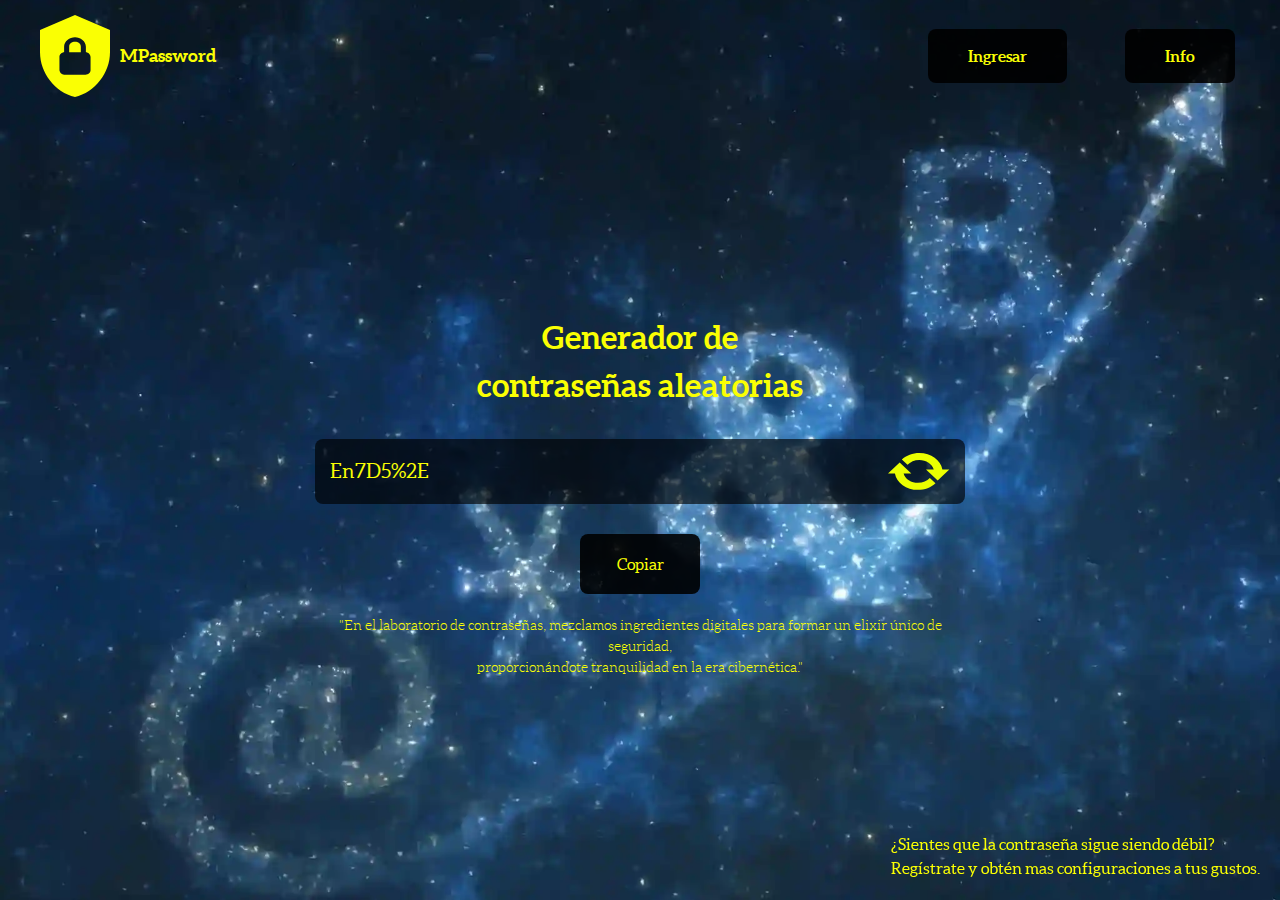
<file: index.html>
<!DOCTYPE html>
<html lang="es">
  <head>
    <meta charset="utf-8" />
    <meta name="viewport" content="width=device-width, initial-scale=1" />
    <!-- SEO = Básico -->
    <!-- Cada página del sitio tiene que ser diferente el título y la descripción -->
    <title>MPassword</title>
    <meta name="description" content="" />
    <meta name="keywords" content="" />

    <!-- Etiquetas Open Graph y Twitter Card, para crear el SEO de Redes Sociales -->
    <meta property="og:title" content="Título de tu página" />
    <meta property="og:description" content="Descripción de tu página" />
    <meta
      property="og:image"
      content="URL de la imagen que quieres mostrar en las redes sociales"
    />
    <meta property="og:url" content="URL de tu página" />
    <meta property="og:type" content="website" />
    <meta name="twitter:card" content="summary_large_image" />
    <meta name="twitter:title" content="Título de tu página" />
    <meta name="twitter:description" content="Descripción de tu página" />
    <meta
      name="twitter:image"
      content="URL de la imagen que quieres mostrar en Twitter"
    />

    <!-- App Web, inidicar al navegador que elementos mostrar en un JSON -->
    <link rel="manifest" href="site.webmanifest" />
    <!-- icono de acceso para IOS -->
    <link rel="apple-touch-icon" href="icon.png" />
    <!-- Recordar que favicon.ico tiene que estar en el directorio inicial -->

    <!-- links de estilos -->
    <link rel="stylesheet" href="./css/style.css" />
    
    <!-- Se cambia el tema de algunos navegadores -->
    <meta name="theme-color" content="#fafafa" />
    <!-- Código de las plataformas de Análisis -->
    <script></script>
    <!-- Scripts a cargar antes de la renderización -->
    <script src="https://code.jquery.com/jquery-3.6.0.min.js"></script>
    <script src="./js/script.js"></script>
  </head>
  <body>
    <div id="container">
      <!-- *** ESTRUCTURA SEMÁNTICA *** -->
      
      <header>
        <nav>
          <!-- Logo -->
          <a href="index.html" class="header__logo">
            <img class="header__img-logo" src="./svg/logotipo.svg" alt="logo">
            <h2>MPassword</h2>
          </a>
          <!-- Botones -->
          <a href="login.html" class="header__boton-ingresar">Ingresar</a>
          <a href="info.html" class="header__boton-info">Info</a>
          </nav>
      </header>
      
      <!-- Main  -->
      <main>
        <!-- section y article (posibilidades dentro de main) -->
            <section class="generador_contraseñaBasico">
              
              <h1 class="tituloPagina">Generador de <br>contraseñas aleatorias</h1>
              
              <div id="passwordDisplayBasico">
                <!-- Estado por defecto de la contraseña -->
                <span id="passwordText">En7D5%2E</span>
                <!-- Icono de actualizar contraseña -->
                <img id="refrescarBasico" class="refrescar" src="./svg/actualizar.svg"   alt="Actualizar contraseña"/>   
              </div>
              <button class="btn_copiar"  >Copiar</button>
              
              <p class="textBasico">"En el laboratorio de contraseñas, mezclamos ingredientes digitales para formar un elixir único de seguridad,<br>
              proporcionándote tranquilidad en la era cibernética."</p>
            </section>

      </main>
      
              
      <!-- Footer (final de la página, zona inferior) -->
      <footer>
          <p class="text_footer">¿Sientes que la contraseña sigue siendo débil?<br>
            Regístrate y obtén  mas configuraciones a tus gustos.</p>
      </footer>
    </div>

  </body>
</html>
</file>
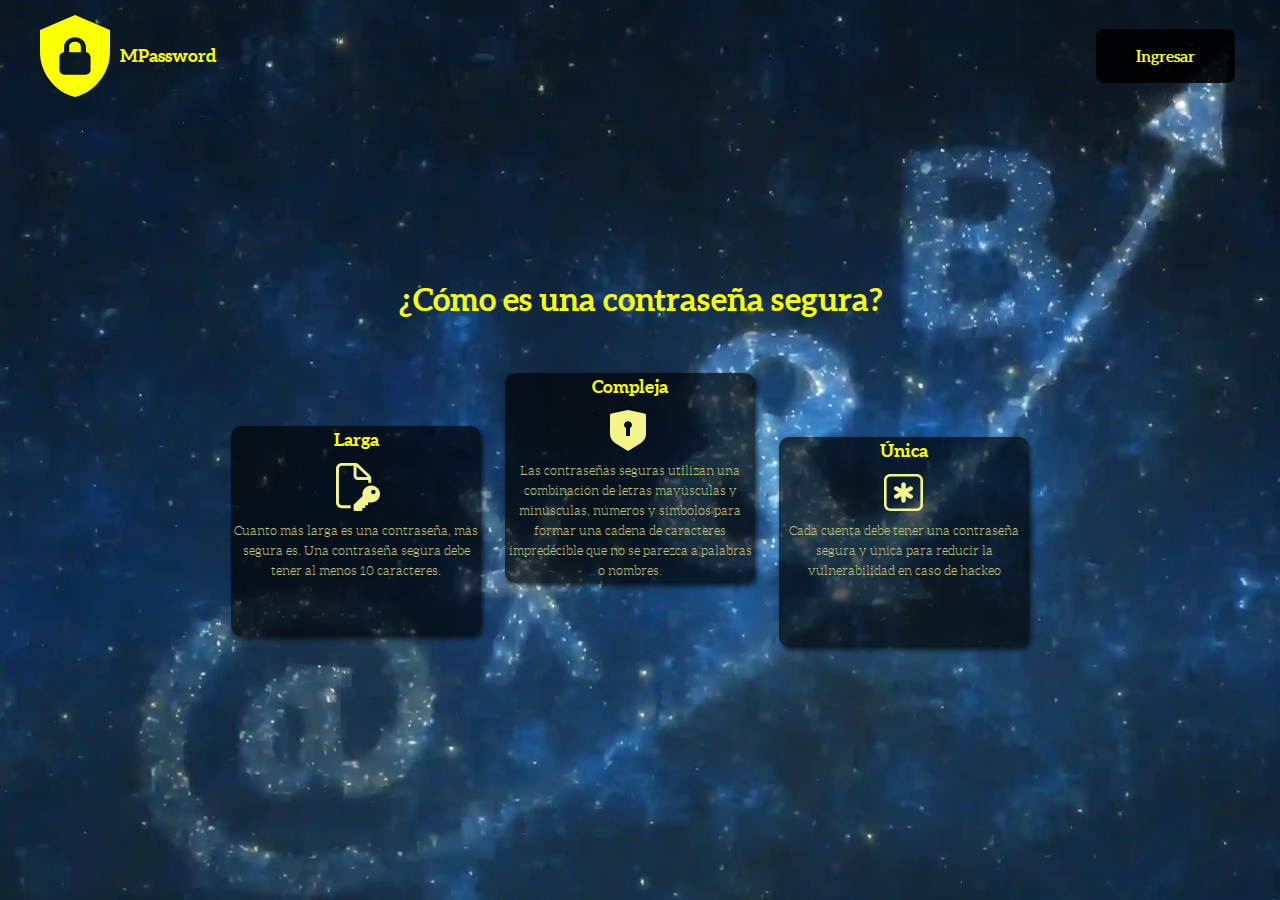
<file: info.html>
<!DOCTYPE html>
<html lang="es">
  <head>
    <meta charset="utf-8" />
    <meta name="viewport" content="width=device-width, initial-scale=1" />
    <!-- SEO = Básico -->
    <!-- Cada página del sitio tiene que ser diferente el título y la descripción -->
    <title>MPassword</title>
    <meta name="description" content="" />
    <meta name="keywords" content="" />

    <!-- Etiquetas Open Graph y Twitter Card, para crear el SEO de Redes Sociales -->
    <meta property="og:title" content="Título de tu página" />
    <meta property="og:description" content="Descripción de tu página" />
    <meta
      property="og:image"
      content="URL de la imagen que quieres mostrar en las redes sociales"
    />
    <meta property="og:url" content="URL de tu página" />
    <meta property="og:type" content="website" />
    <meta name="twitter:card" content="summary_large_image" />
    <meta name="twitter:title" content="Título de tu página" />
    <meta name="twitter:description" content="Descripción de tu página" />
    <meta
      name="twitter:image"
      content="URL de la imagen que quieres mostrar en Twitter"
    />

    <!-- App Web, inidicar al navegador que elementos mostrar en un JSON -->
    <link rel="manifest" href="site.webmanifest" />
    <!-- icono de acceso para IOS -->
    <link rel="apple-touch-icon" href="icon.png" />
    <!-- Recordar que favicon.ico tiene que estar en el directorio inicial -->

    <!-- links de estilos -->
    <link rel="stylesheet" href="./css/style.css" />
    
    <!-- Se cambia el tema de algunos navegadores -->
    <meta name="theme-color" content="#fafafa" />
    <!-- Código de las plataformas de Análisis -->
    <script></script>
    <!-- Scripts a cargar antes de la renderización -->
    <script src="./js/script.js"></script>
  </head>
  <body>
    <div id="container">
      <!-- *** ESTRUCTURA SEMÁNTICA *** -->
      
      <header>
        <nav>
          <!-- Logo -->
          <a href="index.html" class="header__logo">
            <img class="header__img-logo" src="./svg/logotipo.svg" alt="logo">
            <h2>MPassword</h2>
          </a>
          <!-- Botones -->
          <a href="login.html" class="header__boton-ingresar">Ingresar</a>
          
          </nav>
      </header>
      
      <!-- Main  -->
      <main>
        <!-- section y article (posibilidades dentro de main) -->
            <section class="infoContraseña">
              <h1 class="tituloPagina">¿Cómo es una contraseña segura?</h1>
                <div class="info1">
                  <h4>Larga</h4>
                  <img class="icoLarga" src="./svg/icoLarga.svg" alt="">
                  <p class="infoP">Cuanto más larga es una contraseña, más segura es. Una contraseña segura debe tener al menos 10 caracteres.</p>
                </div>
                <div class="info2">
                  <h4>Compleja</h4>
                  <img class="icoCompleja" src="./svg/icoCompleja.svg" alt="">
                  <p class="infoP">Las contraseñas seguras utilizan una combinación de letras mayúsculas y minúsculas, números y símbolos para formar una cadena de caracteres impredecible que no se parezca a palabras o nombres.</p>
                </div>
                <div class="info3">
                  <h4>Única</h4>
                  <img class="icoSegura" src="./svg/icoSegura.svg" alt="">
                  <p class="infoP">Cada cuenta debe tener una contraseña segura y única para reducir la vulnerabilidad en caso de hackeo</p>
                </div>
            </section>

      </main>
      
              
      <!-- Footer (final de la página, zona inferior) -->
      <footer>
          
      </footer>
    </div>

  </body>
</html>
</file>
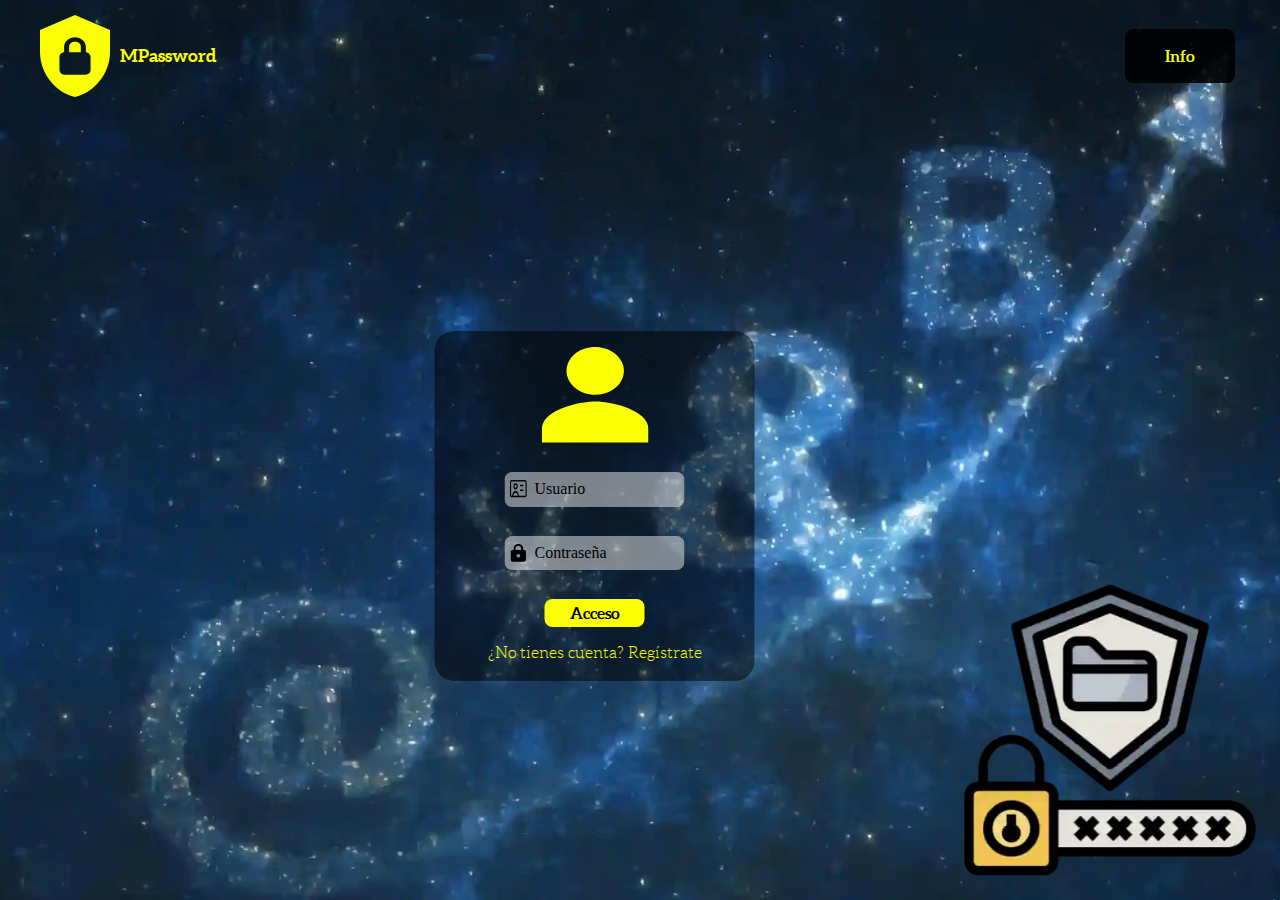
<file: login.html>
<!DOCTYPE html>
<html lang="es">
  <head>
    <meta charset="utf-8" />
    <meta name="viewport" content="width=device-width, initial-scale=1" />
    <!-- SEO = Básico -->
    <!-- Cada página del sitio tiene que ser diferente el título y la descripción -->
    <title>MPassword</title>
    <meta name="description" content="" />
    <meta name="keywords" content="" />

    <!-- Etiquetas Open Graph y Twitter Card, para crear el SEO de Redes Sociales -->
    <meta property="og:title" content="Título de tu página" />
    <meta property="og:description" content="Descripción de tu página" />
    <meta
      property="og:image"
      content="URL de la imagen que quieres mostrar en las redes sociales"
    />
    <meta property="og:url" content="URL de tu página" />
    <meta property="og:type" content="website" />
    <meta name="twitter:card" content="summary_large_image" />
    <meta name="twitter:title" content="Título de tu página" />
    <meta name="twitter:description" content="Descripción de tu página" />
    <meta
      name="twitter:image"
      content="URL de la imagen que quieres mostrar en Twitter"
    />

    <!-- App Web, inidicar al navegador que elementos mostrar en un JSON -->
    <link rel="manifest" href="site.webmanifest" />
    <!-- icono de acceso para IOS -->
    <link rel="apple-touch-icon" href="icon.png" />
    <!-- Recordar que favicon.ico tiene que estar en el directorio inicial -->

    <!-- links de estilos -->
    <link rel="stylesheet" href="./css/style.css" />
    
    <!-- Se cambia el tema de algunos navegadores -->
    <meta name="theme-color" content="#fafafa" />
    <!-- Código de las plataformas de Análisis -->
    <script></script>
    <!-- Scripts a cargar antes de la renderización -->
    <script src="./js/script.js"></script>
  </head>
  <body>
    <div id="container">
      <!-- *** ESTRUCTURA SEMÁNTICA *** -->
      
      <header>
        <nav>
          <!-- Logo -->
          <a href="index.html" class="header__logo">
            <img class="header__img-logo" src="./svg/logotipo.svg" alt="logo">
            <h2>MPassword</h2>
          </a>
          <!-- Botones -->
          <a href="info.html" class="header__boton-ingresar">Info</a>
          
          </nav>
      </header>
      
      <!-- Main  -->
      <main>

        <!-- section y article (posibilidades dentro de main) -->
            <section class="login_usuario">   
            <!-- El logueado pasara por una validación en JavaScript para luego pasar a enviar los datos a procesa.php -->
              <form action="./php/procesa.php" class="loginF"  method="post"  onsubmit="return validarLogin()" novalidate>
                <img class="logo_UsuarioLogin" src="./svg/logoUsuarioLogin.svg" alt="logo">
                <input type="text" id="nomUser" name="nomUser" placeholder="Usuario">
                <input type="password" id="pass" name="pass" placeholder="Contraseña">
                <input type="hidden" name="accion" value="login">
                <input type="submit" value="Acceso">
                <a href="registro.html" class="text_Login"> 
                  ¿No tienes cuenta? Regístrate
                </a>
              </form>
            </section>

      </main>
      <!-- Footer (final de la página, zona inferior) -->
      <footer>
        <img class="img_login" src="./img/desktop/imgLoginRegistro.webp" alt="logo">
      </footer>
    </div>

  </body>
</html>
</file>
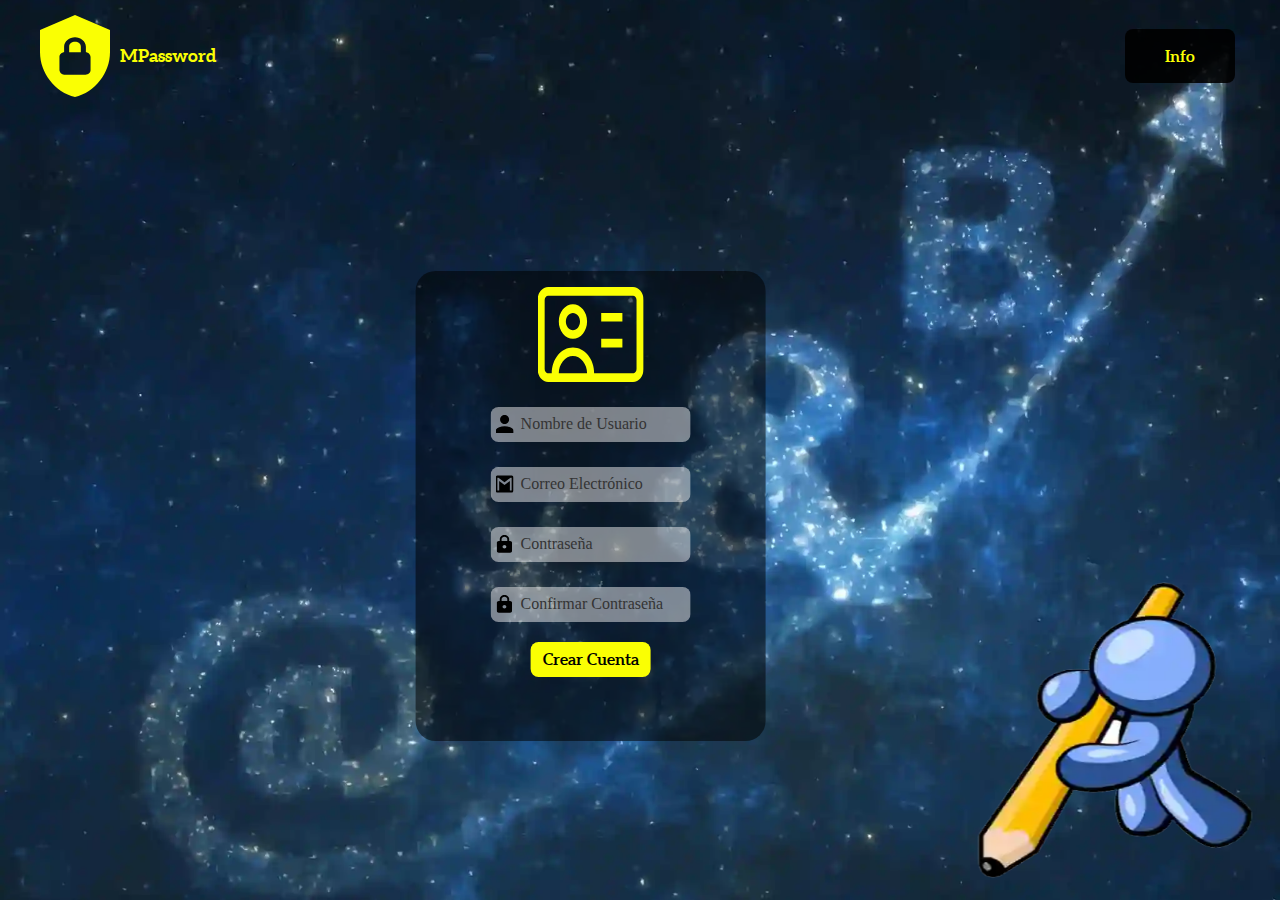
<file: registro.html>
<!DOCTYPE html>
<html lang="es">
  <head>
    <meta charset="utf-8" />
    <meta name="viewport" content="width=device-width, initial-scale=1" />
    <!-- SEO = Básico -->
    <!-- Cada página del sitio tiene que ser diferente el título y la descripción -->
    <title>MPassword</title>
    <meta name="description" content="" />
    <meta name="keywords" content="" />

    <!-- Etiquetas Open Graph y Twitter Card, para crear el SEO de Redes Sociales -->
    <meta property="og:title" content="Título de tu página" />
    <meta property="og:description" content="Descripción de tu página" />
    <meta
      property="og:image"
      content="URL de la imagen que quieres mostrar en las redes sociales"
    />
    <meta property="og:url" content="URL de tu página" />
    <meta property="og:type" content="website" />
    <meta name="twitter:card" content="summary_large_image" />
    <meta name="twitter:title" content="Título de tu página" />
    <meta name="twitter:description" content="Descripción de tu página" />
    <meta
      name="twitter:image"
      content="URL de la imagen que quieres mostrar en Twitter"
    />
     
    <!-- App Web, inidicar al navegador que elementos mostrar en un JSON -->
    <link rel="manifest" href="site.webmanifest" />
    <!-- icono de acceso para IOS -->
    <link rel="apple-touch-icon" href="icon.png" />
    <!-- Recordar que favicon.ico tiene que estar en el directorio inicial -->

    <!-- links de estilos -->
    <link rel="stylesheet" href="./css/style.css" />
    
    <!-- Se cambia el tema de algunos navegadores -->
    <meta name="theme-color" content="#fafafa" />
    <!-- Código de las plataformas de Análisis -->
    <script></script>
    <!-- Scripts a cargar antes de la renderización -->
    <script src="./js/script.js"></script>
  </head>
  <body>
    <div id="container">
      <!-- *** ESTRUCTURA SEMÁNTICA *** -->
      
      <header>
        <nav>
          <!-- Logo -->
          <a href="index.html" class="header__logo">
            <img class="header__img-logo" src="./svg/logotipo.svg" alt="logo">
            <h2>MPassword</h2>
          </a>
          <!-- Botones -->
          <a href="info.html" class="header__boton-ingresar">Info</a>
          
          </nav>
      </header>
      
      <!-- Main  -->
      <main>
        <!-- section y article (posibilidades dentro de main) -->
        
            <section class="registro_usuario">
              <!-- El registro pasara por una validación en JavaScript para luego pasar a enviar los datos a procesa.php -->
              <form action="./php/procesa.php" class="registro_usuarioF" method="post"  onsubmit="return validarRegistro()" novalidate>
                <img class="logo_UsuarioRegistro" src="./svg/icoUsuarioRP.svg" alt="logo">
                
                <input type="text" id="nomUserRegis" name="nomUserRegis" placeholder="Nombre de Usuario">
                <input type="email" id="emailRegis" name="emailRegis" placeholder="Correo Electrónico">
                <input type="password" id="passRegis1" name="passRegis1" placeholder="Contraseña">
                <input type="password" id="passRegis2" name="passRegis2" placeholder="Confirmar Contraseña">
                <input type="hidden" name="accion" value="registro">
                <input type="submit" id="Ccuenta"value="Crear Cuenta">

              </form>
            </section>

      </main>
 
              
      <!-- Footer (final de la página, zona inferior) -->
      <footer>
        <img class="img_registro" src="./img/desktop/imgRegistro.webp" alt="logo">
      </footer>
    </div>
    
  </body>
</html>
</file>
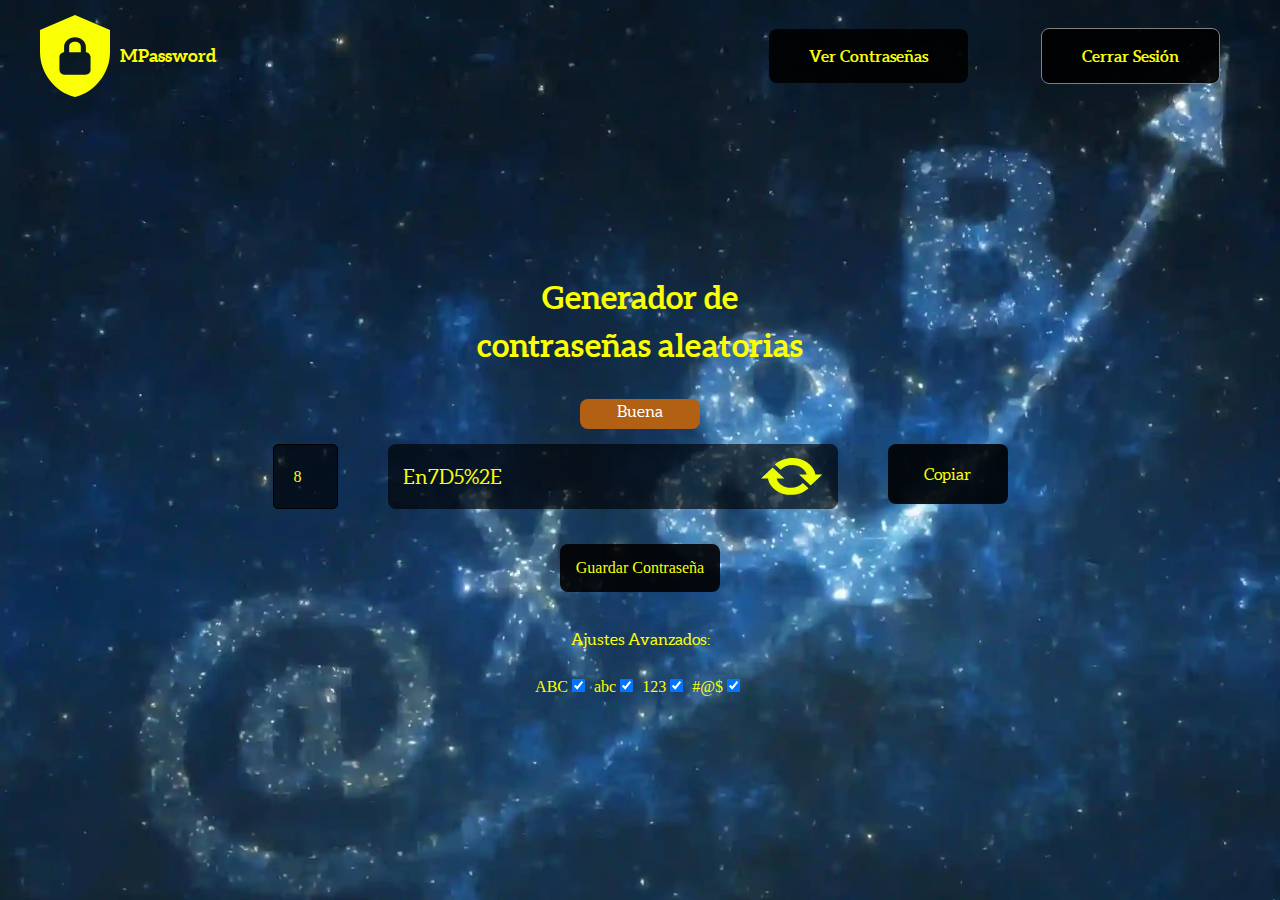
<file: user.html>
<!DOCTYPE html>
<html lang="es">
  <head>
    <meta charset="utf-8" />
    <meta name="viewport" content="width=device-width, initial-scale=1" />
    <!-- SEO = Básico -->
    <!-- Cada página del sitio tiene que ser diferente el título y la descripción -->
    <title>MPassword</title>
    <meta name="description" content="" />
    <meta name="keywords" content="" />

    <!-- Etiquetas Open Graph y Twitter Card, para crear el SEO de Redes Sociales -->
    <meta property="og:title" content="Título de tu página" />
    <meta property="og:description" content="Descripción de tu página" />
    <meta
      property="og:image"
      content="URL de la imagen que quieres mostrar en las redes sociales"
    />
    <meta property="og:url" content="URL de tu página" />
    <meta property="og:type" content="website" />
    <meta name="twitter:card" content="summary_large_image" />
    <meta name="twitter:title" content="Título de tu página" />
    <meta name="twitter:description" content="Descripción de tu página" />
    <meta
      name="twitter:image"
      content="URL de la imagen que quieres mostrar en Twitter"
    />

    <!-- App Web, inidicar al navegador que elementos mostrar en un JSON -->
    <link rel="manifest" href="site.webmanifest" />
    <!-- icono de acceso para IOS -->
    <link rel="apple-touch-icon" href="icon.png" />
    <!-- Recordar que favicon.ico tiene que estar en el directorio inicial -->

    <!-- links de estilos -->
    <link rel="stylesheet" href="./css/style.css" />
    
    <!-- Se cambia el tema de algunos navegadores -->
    <meta name="theme-color" content="#fafafa" />
    
    <!-- Scripts a cargar antes de la renderización -->
    <script src="https://code.jquery.com/jquery-3.6.0.min.js"></script>
    <script src="./js/script.js"></script>
    
  </head>
  <body>
    <div id="container">
      <!-- *** ESTRUCTURA SEMÁNTICA *** -->
      
      <header>
        <nav>
          <!-- Logo -->
          <a href="index.html" class="header__logo">
            <img class="header__img-logo" src="./svg/logotipo.svg" alt="logo">
            <h2>MPassword</h2>
          </a>
          <!-- Botones -->
          <!-- Link para el archivo de la tabla -->
          <a href="./php/mostrarContrasenas.php" class="header__boton-ingresar">Ver Contraseñas</a>
          
          <!-- Archivo para dirigirte a cerrar las sesiones. -->
          <form action="./php/cerrar_sesion.php" method="post">
            <button class="header__boton-info" type="submit" name="cerrarSesionBtn">Cerrar Sesión</button>
          </form>
          </nav>
      </header>
      
      <!-- Main  -->
      <main>
        <!-- section y article (posibilidades dentro de main) -->
            <section class="generador_contraseñaUsuario">
              
              <h1 class="tituloPagina">Generador de <br>contraseñas aleatorias</h1>
              <div class="estadoContraseña">Buena</div>
            
                <div class="longitud1">
                  <input type="number" id="longitud" name="longitud" min="8" max="20" value="8">

                  <div id="passwordDisplayUsuario">
                  <span id="passwordText">En7D5%2E</span>
                  <img id="refrescarAvanzado"class="refrescar" src="./svg/actualizar.svg"   alt="Actualizar contraseña"/>
                  </div> 

                  <button class="btn_copiar" >Copiar</button>
                </div>
                  
              <button class="btn_guardarC" type="button" onclick="guardarContraseña(event)">Guardar Contraseña</button>
              
            
              <form>
                <label for="quantity" class="advanced-settings">Ajustes Avanzados:</label><br>
                <label for="mayusculas"> ABC</label>
                <input type="checkbox" id="mayusculas" name="mayusculas" value="ABC" checked>
                <label for="minusculas"> abc</label>
                <input type="checkbox" id="minusculas" name="minusculas" value="abc" checked>
                <label for="numeros"> 123</label>
                <input type="checkbox" id="numeros" name="numers" value="123" checked>
                <label for="signos"> #@$</label>
                <input type="checkbox" id="signos" name="signos" value="#@$" checked><br><br>
              </form>
            </section>

      </main>
      

      <!-- Footer (final de la página, zona inferior) -->
      <footer>
      </footer>
    </div>

  </body>
</html>
</file>
<file: css/style.css>
/* *********************************** */
@import url(normalize.min.css);
@import url(reset.css);

/* *********************************** */
/* *** ESTILOS GENERALES *** */
/* *********************************** */

/* Tipografía */
@font-face {
  font-family: 'AleoBold';
  src: url('../font/aleo-bold-webfont.woff2') format('woff2'),
       url('../font/aleo-bold-webfont.woff') format('woff');
  font-weight: normal;
  font-style: normal;

}


@font-face {
  font-family: 'AleoLigth';
  src: url('../font/aleo-light-webfont.woff2') format('woff2'),
       url('../font/aleo-light-webfont.woff') format('woff');
  font-weight: normal;
  font-style: normal;

}


@font-face {
  font-family: 'AleoRegular';
  src: url('../font/aleo-regular-webfont.woff2') format('woff2'),
       url('../font/aleo-regular-webfont.woff') format('woff');
  font-weight: normal;
  font-style: normal;

}

/* ******************************** */

/* Colores */
:root {
  
  --colo-amarillo-suave: #c2c478;
  --colo-estado-bueno: #b26014;
  --color-blanco: #ffffff;
  --color-botones-info-ingresar: #000000e3;
  --color-cuadro-login-registro: #fffcfc78;
  --color-estado-muyseguro: #12c10f;
  --color-estado-seguro: #1b741f;
  --color-text-negro-: #000000;
  --color-texto-pagina: #faff03;
  --cuadro-contraseñas: #000000a6;
  --cuadro-loginy-registro: #00000085;
}
/* ******************************** */
body{
  
  background-image: url(../img/desktop/imagenFondo1.webp);
  background-position: center center;
  background-size: cover; 
  background-repeat: no-repeat;
  background-attachment: fixed;
  display: flex;
  align-items: center;
  justify-content: center;
  width: 100vw;
}

#container{
  display: flex;
  align-items: center;
  justify-content: space-between;
  flex-direction: column;
  max-width: 1250px;
  width: 100%;
  height: 100vh;
}
/* HEADER */
header{
  display: flex;
  justify-content: space-between; 
  align-items: center;
  width: 100%;
  & nav {
    
    width: 100%;
    font-family: "AleoBold";
    display: flex;
    align-items: center;
    gap: 20px;
    
    & h2 {
     
      color: var(--color-texto-pagina);
      margin-left: 10px;
      
    }
    & a {
      text-decoration: none;
      color:var(--color-blanco);
      font-family: "AleoBold";
      font-size: 12px;
      padding: 15px 25px;
      
  
    }

    /* Logo */
    & .header__logo {
      display: flex; 
      align-items: center; 
    
      & .header__img-logo{
        width: 70px;
        
        animation: girarLogo  3s ease-in-out infinite; 
        /* Aplica la animación llamada "girar" durante 2 segundos con efecto ease-in-out e infinitamente repetida */
      }
    }
    
    
    & .header__boton-ingresar,.header__boton-info{
      padding: 15px 40px;
      border-radius: 8px;
      background: var(--color-botones-info-ingresar);
      color: var(--color-texto-pagina);
      margin-left: auto;
      margin-right: 30px;
      font-size: 16px;
    }

    & .header__boton-info {
      margin-left: 8px; /* Espacio entre botones */
    }
  }
}

/* Animacion  del Logo*/
@keyframes girarLogo {
  0%, 100% {
      transform: rotateY(0deg); /* La rotación inicial y final es 0 grados (cara) */
  }
  50% {
      transform: rotateY(180deg); /* Gira 180 grados (sello) */
  }
}
/* Section Básico */

.tituloPagina {
  color: var(--color-texto-pagina);
  font-family: "AleoBold";
  display: flex;
  align-items: center;
  justify-content: center;  
  max-width: 100%; /* Establece el ancho máximo del contenedor */
  margin-left: auto;
  margin-right: auto;

}

/* Generador */
.generador_contraseñaBasico {
  text-align: center;
  margin: auto;
}

#passwordDisplayBasico{
  display: flex;
  justify-content: center;
  align-items: center;
  font-family: "AleoRegular";
  font-size: 20px;
  background: var(--cuadro-contraseñas);
  width: 650px;
  height: 65px;
  padding: 15px;
  margin: 30px;
  border-radius: 8px;
  color: var(--color-texto-pagina);
}

.refrescar {
  cursor: pointer;
  border: none;
  background: none;
  margin-left: auto;
  
}


.textBasico{
  font-size: 14px;
  padding: 3%;
  color: var(--color-texto-pagina);
  font-family: "AleoLigth";
}

.btn_copiar{
      height: 60px;
      cursor: pointer;
      border: none;
      width: 120px;
      border-radius: 8px;
      background: var(--color-botones-info-ingresar);
      color: var(--color-texto-pagina);
      font-family: 'AleoRegular';
      
}

/* Footer Index HTML*/
footer {
  display: flex;
  justify-content: space-between;
  align-items: flex-end;
}

.text_footer{
  position: fixed;
  bottom: 0;
  right: 0;
  font-family: 'AleoRegular';
  color: var(--color-texto-pagina);
  margin-top: 50px;
  padding: 20px;
}

/* ==================================================================================== */

/* LOGIN HTML  */
.login_usuario{
  display: flex;
  justify-content: center;
  align-items: center;
  
  transform: translateX(-13%); /* Mueve el texto ligeramente hacia la izquierda */
}

.loginF {
  display: inline-flex;
  flex-direction: column;
  align-items: center;
  gap: 14px;
  width: 320px;
  height: 350px;
  padding: 16px;
  border-radius: 10px;
  border-radius: 20px;
  background-color: var(--cuadro-loginy-registro);
    
}
/* Formulario */
#nomUser::placeholder,
#pass::placeholder {
  color: var(--color-text-negro-);
}

#nomUser{
      padding-left: 30px; /* Espacio para el icono a la izquierda */
      background-image: url('../svg/icoUsuarioL.svg'); 
      background-repeat: no-repeat;
      background-position: 5px 50%; 
      background-size: 18px 18px; 
}

#pass{
  padding-left: 30px; 
  background-image: url('../svg/icoUsuarioContra.svg'); 
  background-repeat: no-repeat;
  background-position: 5px 50%; 
  background-size: 18px 18px; 
}
form input[type="password"],form input[type="text"]{
	width: 180px;
  border: 0;
  height: 35px;
  border-radius: 8px;
  background-color: var(--color-cuadro-login-registro);
  margin-top: 15px;
}

form input[type="submit"]{
  width: 100px;
  border: 0;
  color: var(--color-text-negro-);
  font-family: "AleoBold";
  background-color: var(--color-texto-pagina);
  border-radius: 8px;
  height: 28px;
  margin-top: 15px;
}

.text_Login{
  font-family: "AleoLigth";
  color: var(--color-texto-pagina);
  text-decoration: none;
}
/* Footer Login HTML*/

.img_login {
  
  position: fixed;
  bottom: 0;
  right: 0;
  margin: 20px; 
  width: 300px; 
  height: 300px; 
  
}

/* ======================================================================================= */

/* Registro Usuario HTML */
.registro_usuario{
  display: flex;
  justify-content: center;
  align-items: center;
  transform: translateX(-13%); /* Mueve el texto ligeramente hacia la izquierda */
}

.registro_usuarioF{
  display: inline-flex;
  flex-direction: column;
  align-items: center;
  width: 350px;
  height: 470px;
  padding: 16px;
  border-radius: 10px;
  border-radius: 20px;
  background-color: var(--cuadro-loginy-registro);
}

form input[id="passRegis1"],form input[id="passRegis2"],
form input[id="nomUserRegis"],form input[id="emailRegis"]{
	width: 200px;
  border: 0;
  height: 35px;
  border-radius: 8px;
  background-color: var(--color-cuadro-login-registro);
  margin-top: 25px;
}

form input[id="Ccuenta"]{
	width: 120px;
  border: 0;
  color: var(--color-text-negro-);
  font-family: "AleoBold";
  background-color: var(--color-texto-pagina);
  border-radius: 8px;
  height: 35px;
  margin-top: 20px;
}

::placeholder {
  color: #343434; /* Color más oscuro para el placeholder */
}

#passRegis1,#passRegis2{
  padding-left: 30px; 
  background-image: url('../svg/icoUsuarioContra.svg'); 
  background-repeat: no-repeat;
  background-position: 5px 50%; 
  background-size: 18px 18px; /* Tamaño del icono */
}

#nomUserRegis{
  padding-left: 30px; 
  background-image: url('../svg/icoUsuarioR.svg'); 
  background-repeat: no-repeat;
  background-position: 5px 50%; 
  background-size: 18px 18px; 
}

#emailRegis{
  padding-left: 30px; 
  background-image: url('../svg/icoGmail.svg'); 
  background-repeat: no-repeat;
  background-position: 5px 50%; 
  background-size: 18px 18px; 
}

/* Footer Registro HTML*/

.img_registro {
  position: fixed;
  bottom: 0;
  right: 0;
  margin: 20px; 
  width: 300px; 
  height: 300px; 
}

/* =========================================================================================== */

/* USER HTML */


.generador_contraseñaUsuario {
  text-align: center;
  margin: auto;
}

#passwordDisplayUsuario{
  display: flex;
  justify-content: center;
  align-items: center;
  font-family: "AleoRegular";
  font-size: 20px;
  background: var(--cuadro-contraseñas);
  width: 450px;
  height: 65px;
  padding: 15px;
  border-radius: 8px;
  color: var(--color-texto-pagina);
}
/* Animación del estado de contraseña */

.estadoContraseña{
  display: inline-block;
  background-color: var(--colo-estado-bueno);
  color: var(--color-blanco);
  border-radius: 8px;
  height: 30px;
  width: 120px;
  margin-top: 30px;
  font-family: 'AleoRegular';
  transition: color 0.3s ease-in-out;
}

.estadoContraseña.segura {
  background-color: var(--color-estado-seguro);
  color: var(--color-blanco);
}

.estadoContraseña.muySegura {
  background-color: var(--color-estado-muyseguro);
  color: var(--color-blanco);
}
/* Contenedor principal */
.longitud1{
  display: flex;
  gap: 50px;
  padding: 15px;
}
#longitud {
  text-align: center;
    height: 65px;
    width: 65px; 
    font-size: 16px;
    border: 1px solid black;
    border-radius: 5px;
    outline: none;
    color: var(--color-texto-pagina);
    background-color: var(--cuadro-contraseñas);
}


#longitud:hover, #longitud:focus {
    border-color:var(--color-texto-pagina); 
}


label{
  color: var(--color-texto-pagina);
  display: inline-block;
}

input[type="checkbox"] {
  display: inline-block; /* Mostrar en línea */
  margin-right: 5px; 
}


.btn_guardarC{
  margin: 20px;
  background-color: var(--color-botones-info-ingresar);
  color: var(--color-texto-pagina);
  border: none;
  border-radius: 8px;
}

/* CHECKBOX */
form {
  margin: 15px;
}

.advanced-settings {
  display: block;
  font-family: 'AleoRegular';
}

.options label {
  display: inline-block; /* Cambia a inline-block para alinear horizontalmente */
  
}

.options input[type="checkbox"] {
  display: inline-block; /* Cambia a inline-block para alinear horizontalmente */
  
  
  text-align: center;
}

.conejo{
  width: 480px;
  height: auto; 
}

/* INFO HTML */

.infoContraseña{
  margin-top: -90px;
}


.info1, .info2, .info3 {
  margin-top: 50px;
  
  text-align: center;
  display: inline-block; /* Cambio de 'block' a 'inline-block' */
  margin-right: 20px; /* Añade un margen entre los elementos */
  width: 250px;
  height: 210px;
  border-radius: 10px;
  box-shadow: 2px 3px 5px var(--cuadro-contraseñas);
  background-color: var(--cuadro-contraseñas);
}
.icoLarga,.icoCompleja,.icoSegura{
  
  margin-left: 95px;
}
h4{
  font-family: 'AleoBold';
  font-size: large;
  color: var(--color-texto-pagina);
}

.infoP{
  font-family: 'AleoLigth';
  font-size:smaller;
  color: var(--colo-amarillo-suave);
}


.icoSegura, .icoCompleja, .icoLarga{
  padding: 10px;
}
</file>
